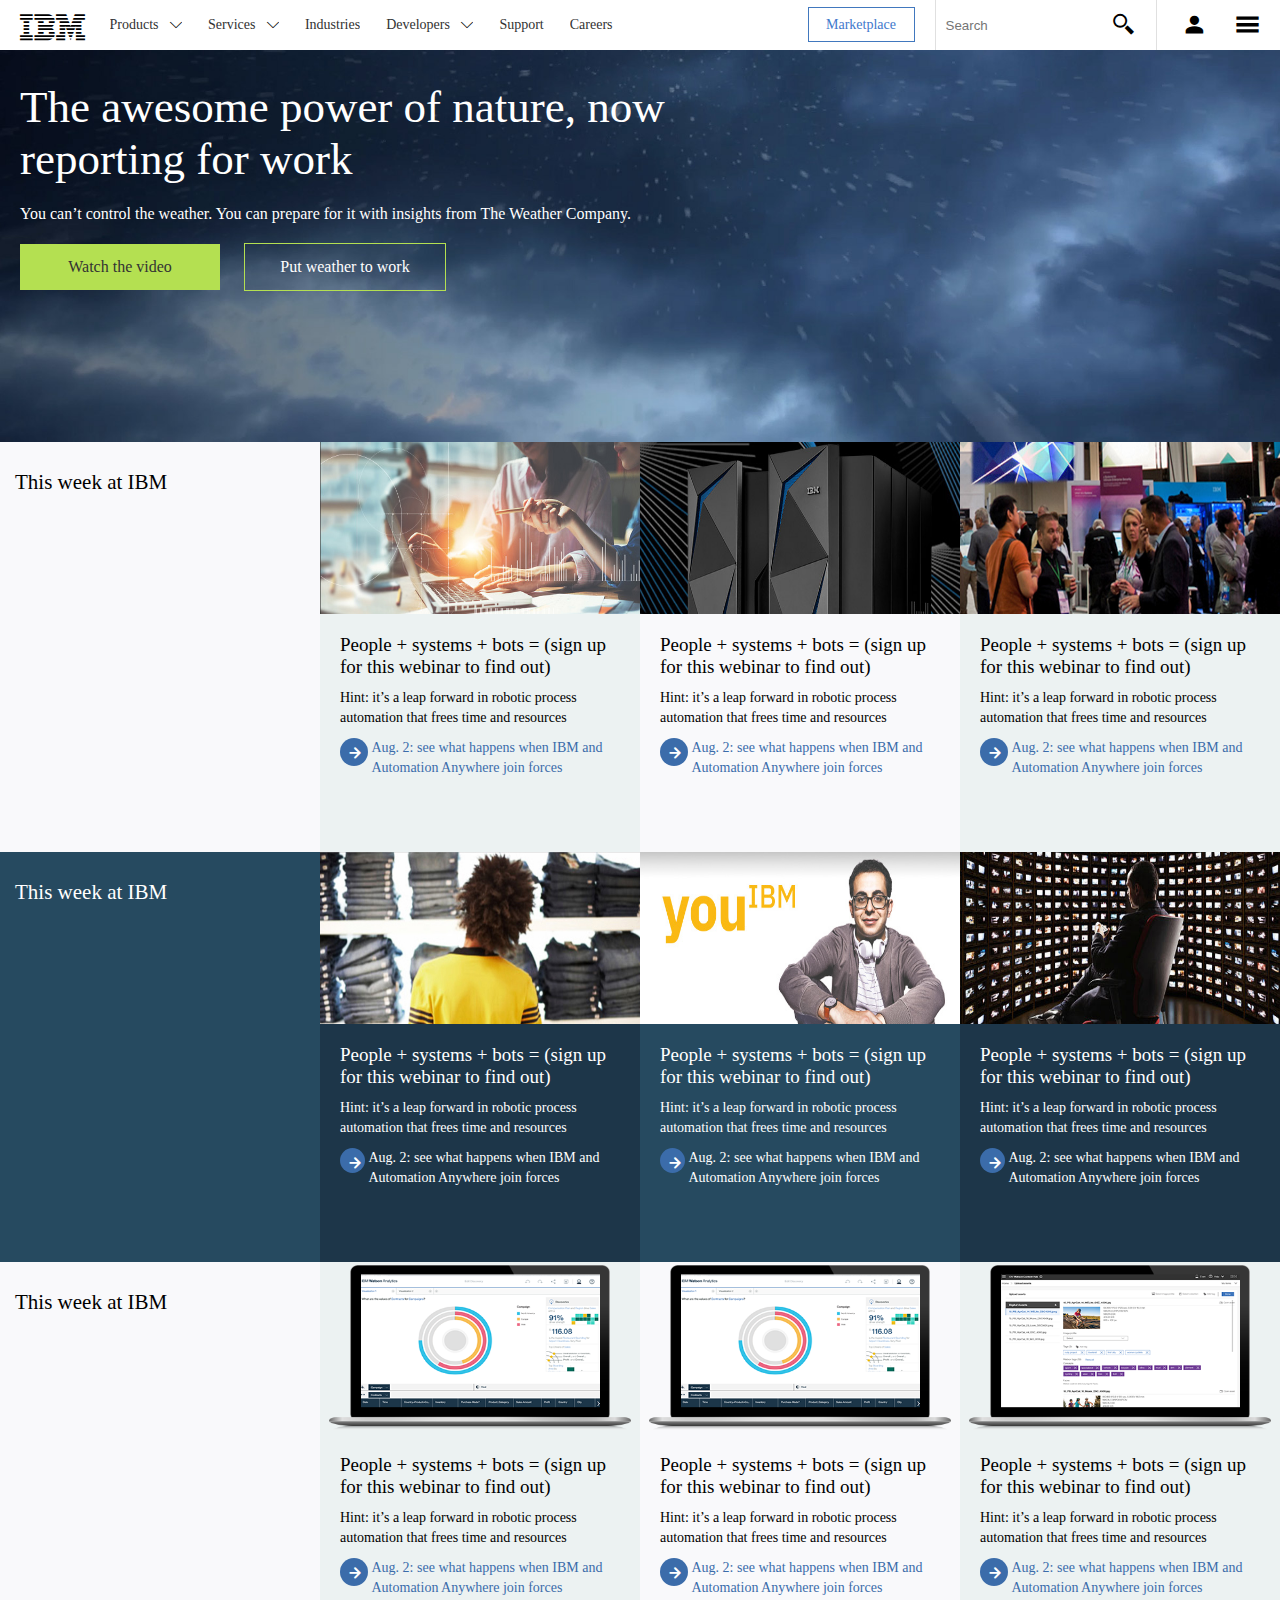
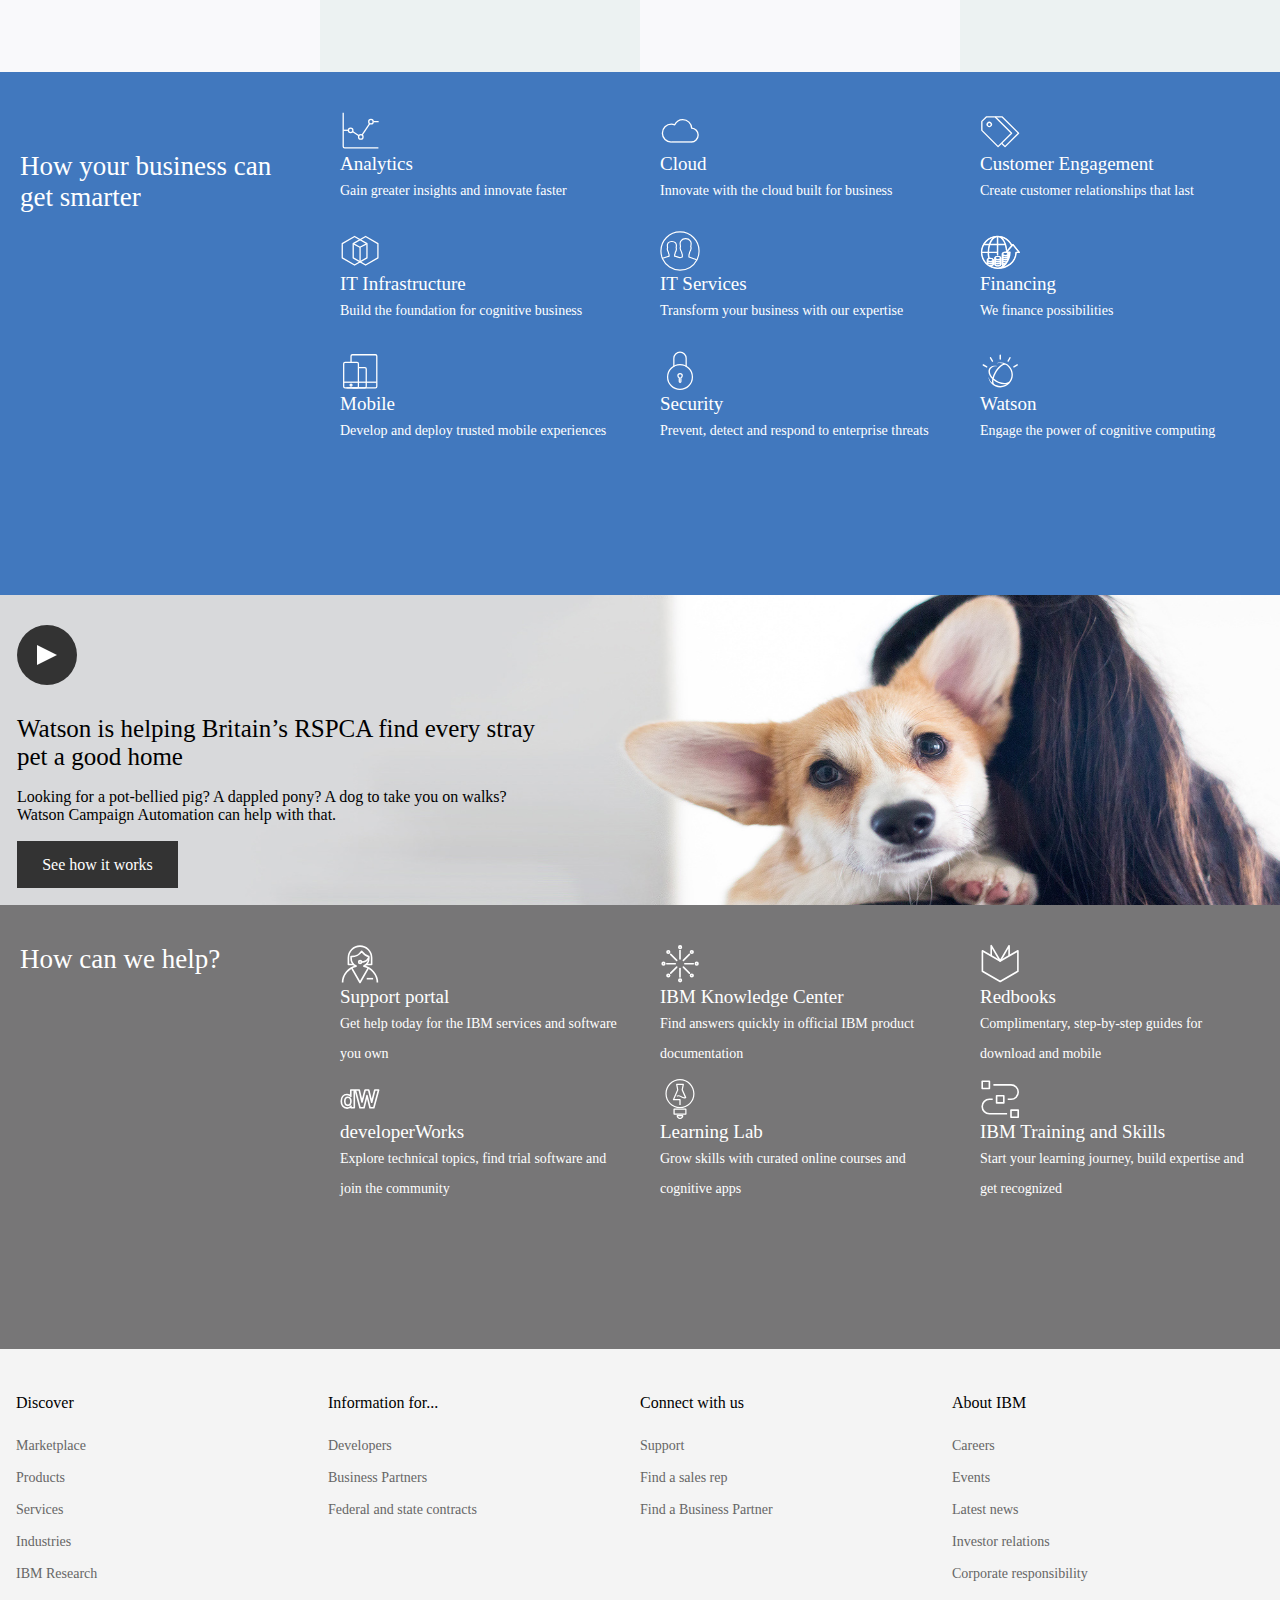
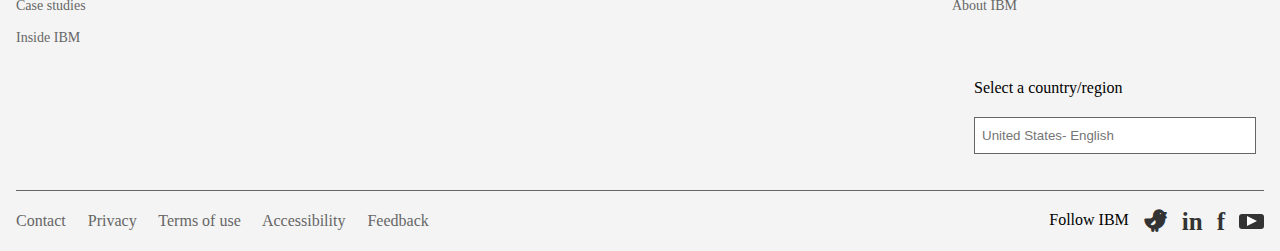
<file: index.html>
<!DOCTYPE html>
<html>
<head>
	<meta charset="utf-8">
	<title></title>
	<meta name="viewport" content="width=device-width,initial-scale=1,maximum-scale=1">
	<link rel="stylesheet" type="text/css" href="css/index.css">
	<link rel="stylesheet" type="text/css" href="css/font_2xzxs4luk0xjemi/iconfont.css">
	<link rel="stylesheet" type="text/css" href="css/1000.css" media="screen and (max-width:1200px)"/>
	<link rel="stylesheet" type="text/css" href="css/980.css" media="screen and (max-width:980px)"/>
	<link rel="stylesheet" type="text/css" href="css/580.css" media="screen and (max-width:600px)"/>
	<link rel="stylesheet" type="text/css" href="css/560.css" media="screen and (max-width:560px)"/>
</head>
<body>

	<div class="header">
		<a href="" class="h_ibm">&#xe603;</a>
		<ul class="h_nav">
			<li class="h_navli">
				<a href="">Products</a>
				<span>&#xe653;</span>
				<div class="h_bor"></div>

<!-- 二级导航 -->


				<div class="sub_nav">

					<div class="sub_navs1">
						<strong class="stro">Explore</strong>

<!-- 二级导航左边的ul -->
						<ul class="products">
							<li><a href="">Products <strong>→</strong></a></li>

							<li>
								<a href="">Analytics<strong>→</strong></a>
								<div class="third_nav"></div>

							</li>
							<li><a href="">Cloud<strong>→</strong></a></li>
							
							<li><a href="">Waston Custom Engagement<strong>→</strong></a></li>
							<li><a href="">Internet of Things<strong>→</strong></a></li>
							<li><a href="">Industry solutions<strong>→</strong></a></li>
							<li><a href="">IT infrastructure<strong>→</strong></a></li>
							<li><a href="">Mobile<strong>→</strong></a></li>
							<li><a href="">Security<strong>→</strong></a></li>
							<li><a href="">Social<strong>→</strong></a></li>
							<li><a href="">Waston<strong>→</strong></a></li>
							<li><a href="">Waston Health<strong>→</strong></a></li>
						</ul>
					</div>

	<!-- 二级导航右边的				 -->
					<div class="sub_navs2">
						<div class="sub_navs2left">
							<a href="">Products</a>
							<p>Quicklinks</p>
							<a href="">IBM Bluemix Infrastructure</a>
							<a href="">IBM IOT Continuous Engineering</a>
							<a href="">IBM MaaS360 with Watson</a>
							<a href="">IBM Maximo</a>
							<a href="">IBM Spectrum</a>
							<a href="">IBM SPSS Statistics</a>
						</div>

						<div class="sub_navs2right">
							
							<p>Get advanced statistical analysis with a flexible subscription service</p>
							<img src="img/analytics_feature_panel.jpg">
							<p>Try the full features of SPSS Statistics free for 14 days</p>

						</div>
					</div>
				</div>
			</li>





			<!-- ****** -->


			<li class="h_navli">
				<a href="">Services</a>
				<span>&#xe653;</span>
				<div class="h_bor"></div>

<!-- 二级导航 -->


				<div class="sub_nav">

					<div class="sub_navs1">
						<strong class="stro">Explore</strong>

<!-- 二级导航左边的ul -->
						<ul class="products">
							<li><a href="">Products <strong>→</strong></a></li>

							<li>
								<a href="">Analytics<strong>→</strong></a>
								<div class="third_nav"></div>

							</li>
							<li><a href="">Cloud<strong>→</strong></a></li>
							
							<li><a href="">Waston Custom Engagement<strong>→</strong></a></li>
							<li><a href="">Internet of Things<strong>→</strong></a></li>
							<li><a href="">Industry solutions<strong>→</strong></a></li>
							<li><a href="">IT infrastructure<strong>→</strong></a></li>
							<li><a href="">Mobile<strong>→</strong></a></li>
							<li><a href="">Security<strong>→</strong></a></li>
							<li><a href="">Social<strong>→</strong></a></li>
							<li><a href="">Waston<strong>→</strong></a></li>
							<li><a href="">Waston Health<strong>→</strong></a></li>
						</ul>
					</div>

	<!-- 二级导航右边的				 -->
					<div class="sub_navs2">
						<div class="sub_navs2left">
							<a href="">Business consulting</a>
							<p>Quicklinks</p>
							<a href="">IBM Bluemix Infrastructure</a>
							<a href="">IBM IOT Continuous Engineering</a>
							<a href="">IBM MaaS360 with Watson</a>
							<a href="">IBM Maximo</a>
							<a href="">IBM Spectrum</a>
							<a href="">IBM SPSS Statistics</a>
						</div>

						<div class="sub_navs2right">
							
							<p>Get advanced statistical analysis with a flexible subscription service</p>
							<img src="img/analytics_feature_panel.jpg">
							<p>Try the full features of SPSS Statistics free for 14 days</p>

						</div>
					</div>
				</div>
			</li>



			<!-- <li class="h_navli">
				<a href="">Services</a>
				<span>&#xe653;</span>
			</li> -->
			<li class="h_navli">
				<a href="">Industries</a>
				
			</li>
			<!-- <li class="h_navli">
				<a href="">Developers</a>
				<span>&#xe653;</span>
			</li> -->
				<li class="h_navli">
				<a href="">Developers</a>
				<span>&#xe653;</span>
				<div class="h_bor"></div>


<!-- 二级导航 -->


				<div class="sub_nav">

					<div class="sub_navs1">
						<strong class="stro">Explore</strong>

<!-- 二级导航左边的ul -->
						<ul class="products">
							<li><a href="">Products <strong>→</strong></a></li>

							<li>
								<a href="">Analytics<strong>→</strong></a>
								<div class="third_nav"></div>

							</li>
							<li><a href="">Cloud<strong>→</strong></a></li>
							
							<li><a href="">Waston Custom Engagement<strong>→</strong></a></li>
							<li><a href="">Internet of Things<strong>→</strong></a></li>
							<li><a href="">Industry solutions<strong>→</strong></a></li>
							<li><a href="">IT infrastructure<strong>→</strong></a></li>
							<li><a href="">Mobile<strong>→</strong></a></li>
							<li><a href="">Security<strong>→</strong></a></li>
							<li><a href="">Social<strong>→</strong></a></li>
							<li><a href="">Waston<strong>→</strong></a></li>
							<li><a href="">Waston Health<strong>→</strong></a></li>
						</ul>
					</div>

	<!-- 二级导航右边的				 -->
					<div class="sub_navs2">
						<div class="sub_navs2left">
							<a href="">Business consulting</a>
							<p>Quicklinks</p>
							<a href="">IBM Bluemix Infrastructure</a>
							<a href="">IBM IOT Continuous Engineering</a>
							<a href="">IBM MaaS360 with Watson</a>
							<a href="">IBM Maximo</a>
							<a href="">IBM Spectrum</a>
							<a href="">IBM SPSS Statistics</a>
						</div>

						<div class="sub_navs2right">
							
							<p>Get advanced statistical analysis with a flexible subscription service</p>
							<img src="img/analytics_feature_panel.jpg">
							<p>Try the full features of SPSS Statistics free for 14 days</p>

						</div>
					</div>
				</div>
			</li>
			<li class="h_navli">
				<a href="">Support</a>
				
			</li>
			<li class="h_navli">
				<a href="">Careers</a>
			</li>
		</ul>
		
		<div class="h_right">
			<span>&#xe64d;</span>
			<span>&#xe60c;</span>
		</div>
		<div class="search">
			<input type="text" name="" placeholder="Search">
			<span>&#xe614;</span>
		</div>
		<div class="market">
			<a href="">Marketplace</a>
		</div>
		



	</div>


    <div class="black_hid"><img src="img/07282017_ls-weather-16972-2000x600.jpg"></div>

	<div id="banner">
	    <div class="posi">
			<h1>
				The awesome power of nature, now reporting for work
			</h1>
			<p>You can’t control the weather. You can prepare for it with insights from The Weather Company.</p>
			<div>
				<a href="">Watch the video</a>
				<a href="">Put weather to work</a>
			</div>
		</div>
	</div>

	



	<div class="week">
		<div class="weeks1">This week at IBM</div>
		<div class="weeks2">
			<img src="img/07312017_f2_automation2_16890_600x260.jpg">
			<div class="weeks2_son">
				<p>People + systems + bots = (sign up for this webinar to find out)</p>
				<p>Hint: it’s a leap forward in robotic process automation that frees time and resources</p>
				<p>
					<span class="arrow">&#xe752;</span>
					<span class="font">Aug. 2: see what happens when IBM and Automation Anywhere join forces</span>
				</p>
			</div>
		</div>

		<div class="weeks2">
			<img src="img/07312017_f2_zsystem_16931_600x260.jpg">
			<div class="weeks2_son">
				<p>People + systems + bots = (sign up for this webinar to find out)</p>
				<p>Hint: it’s a leap forward in robotic process automation that frees time and resources</p>
				<p>
					<span class="arrow">&#xe752;</span>
					<span class="font">Aug. 2: see what happens when IBM and Automation Anywhere join forces</span>
				</p>
			</div>
			
		</div>
		<div class="weeks2">
			<img src="img/07312017_f1_system_university_16801.jpg">
			<div class="weeks2_son">
				<p>People + systems + bots = (sign up for this webinar to find out)</p>
				<p>Hint: it’s a leap forward in robotic process automation that frees time and resources</p>
				<p>
					<span class="arrow">&#xe752;</span>
					<span class="font">Aug. 2: see what happens when IBM and Automation Anywhere join forces</span>
				</p>
			</div>
			
		</div>
	</div>


<!-- ******************************************************************* -->

	<div class="week2">
		<div class="weeks1 weekadd1">This week at IBM</div>
		<div class="weeks2">
			<img src="img/07312017_N1_Generation Z Consumer_16849_600x260.jpg">
			<div class="weeks2_son">
				<p>People + systems + bots = (sign up for this webinar to find out)</p>
				<p>Hint: it’s a leap forward in robotic process automation that frees time and resources</p>
				<p>
					<span class="arrow">&#xe752;</span>
					<span class="font">Aug. 2: see what happens when IBM and Automation Anywhere join forces</span>
				</p>
			</div>
		</div>

		<div class="weeks2">
			<img src="img/06082017_f2_Coding_to_the_power_16697.jpg">
			<div class="weeks2_son">
				<p>People + systems + bots = (sign up for this webinar to find out)</p>
				<p>Hint: it’s a leap forward in robotic process automation that frees time and resources</p>
				<p>
					<span class="arrow">&#xe752;</span>
					<span class="font">Aug. 2: see what happens when IBM and Automation Anywhere join forces</span>
				</p>
			</div>
			
		</div>
		<div class="weeks2">
			<img src="img/07312017_N2_CIOopensourceprimer2_16891.jpg">
			<div class="weeks2_son">
				<p>People + systems + bots = (sign up for this webinar to find out)</p>
				<p>Hint: it’s a leap forward in robotic process automation that frees time and resources</p>
				<p>
					<span class="arrow">&#xe752;</span>
					<span class="font">Aug. 2: see what happens when IBM and Automation Anywhere join forces</span>
				</p>
			</div>
			
		</div>
	</div>

<!-- ******************************************************************* -->

	<div class="week">
		<div class="weeks1 weekadd1">This week at IBM</div>
		<div class="weeks2 weekadd2">
			<img src="img/02062017_t3_watson_analytics_15930_470x227.png">
			<div class="weeks2_son">
				<p>People + systems + bots = (sign up for this webinar to find out)</p>
				<p>Hint: it’s a leap forward in robotic process automation that frees time and resources</p>
				<p>
					<span class="arrow">&#xe752;</span>
					<span class="font">Aug. 2: see what happens when IBM and Automation Anywhere join forces</span>
				</p>
			</div>
		</div>

		<div class="weeks2 weekadd1">
			<img src="img/02062017_t3_watson_analytics_15930_470x227.png">
			<div class="weeks2_son">
				<p>People + systems + bots = (sign up for this webinar to find out)</p>
				<p>Hint: it’s a leap forward in robotic process automation that frees time and resources</p>
				<p>
					<span class="arrow">&#xe752;</span>
					<span class="font">Aug. 2: see what happens when IBM and Automation Anywhere join forces</span>
				</p>
			</div>
			
		</div>
		<div class="weeks2 weekadd2">
			<img src="img/02202017_T_watson_content_hub_15999_440x260.png">
			<div class="weeks2_son">
				<p>People + systems + bots = (sign up for this webinar to find out)</p>
				<p>Hint: it’s a leap forward in robotic process automation that frees time and resources</p>
				<p>
					<span class="arrow">&#xe752;</span>
					<span class="font">Aug. 2: see what happens when IBM and Automation Anywhere join forces</span>
				</p>
			</div>
			
		</div>
	</div>





	<div class="business">
		<div class="business_left">
			How your business 
			can get smarter
		</div>


		<div class="business_right">
			<div class="business_rights1">
				<div class="cloud">
					<img src="img/Analytics.svg">
					<a href="">Analytics</a>
					<p>Gain greater insights and innovate faster</p>
				</div>
				<div class="cloud">
					<img src="img/Cloud.svg">
					<a href="">Cloud</a>
					<p>Innovate with the cloud built for business</p>
				</div>
				<div class="cloud">
					<img src="img/Commerce.svg">
					<a href="">Customer Engagement</a>
					<p>Create customer relationships that last</p>
				</div>
			</div>
			<div class="business_rights1">
				<div class="cloud">
					<img src="img/ITInfrastructure.svg">
					<a href="">IT Infrastructure</a>
					<p>Build the foundation for cognitive business</p>
				</div>
				<div class="cloud">
					<img src="img/it-services.svg">
					<a href="">IT Services</a>
					<p>Transform your business with our expertise</p>
				</div>
				<div class="cloud">
					<img src="img/Finance_icon.svg">
					<a href="">Financing</a>
					<p>We finance possibilities</p>
				</div>
			</div>
			<div class="business_rights1">
				<div class="cloud">
					<img src="img/MobileFirst.svg">
					<a href="">Mobile</a>
					<p>Develop and deploy trusted mobile experiences</p>
				</div>
				<div class="cloud">
					<img src="img/Security.svg">
					<a href="">Security</a>
					<p>Prevent, detect and respond to enterprise threats</p>
				</div>
				<div class="cloud">
					<img src="img/Watson.svg">
					<a href="">Watson</a>
					<p>Engage the power of cognitive computing</p>
				</div>
			</div>
		</div>
	</div>

<!-- ******************************************************************************** -->
	<div class="black_hid"><img src="img/07312017_cs_save_puppies2_16932_2000x600_.jpg"></div>
	<div class="dogs">
		<div class="dogs_son">
			<div class="broadcast">
				<div class="broadcastson"></div>
			</div>
			<p>Watson is helping Britain’s RSPCA find every stray pet a good home</p>
			<p>Looking for a pot-bellied pig? A dappled pony? A dog to take you on walks? Watson Campaign Automation can help with that.</p>
			<p>See how it works</p>
		</div>
	</div>




<!-- ******************************************************************************** -->
	<div class="business2">
		<div class="business_left">
			How can we help?
		</div>


		<div class="business_right">
			<div class="business_rights1">
				<div class="cloud">
					<img src="img/support.svg">
					<a href="">Support portal</a>
					<p>Get help today for the IBM services and software you own</p>
				</div>
				<div class="cloud">
					<img src="img/knowledge-center.svg">
					<a href="">IBM Knowledge Center</a>
					<p>Find answers quickly in official IBM product documentation</p>
				</div>
				<div class="cloud">
					<img src="img/red-books.svg">
					<a href="">Redbooks</a>
					<p>Complimentary, step-by-step guides for download and mobile</p>
				</div>
			</div>
			<div class="business_rights1">
				<div class="cloud">
					<img src="img/developer-works.svg">
					<a href="">developerWorks</a>
					<p>Explore technical topics, find trial software and join the community</p>
				</div>
				<div class="cloud">
					<img src="img/learning-lab.svg">
					<a href="">Learning Lab</a>
					<p>Grow skills with curated online courses and cognitive apps</p>
				</div>
				<div class="cloud">
					<img src="img/training-skills.svg">
					<a href="">IBM Training and Skills</a>
					<p>Start your learning journey, build expertise and get recognized</p>
				</div>
			</div>
			
		</div>
	</div>






	<div class="footer">
		<div class="footer_top">
			<dl>
			<dt>Discover</dt>
			<dd><a href="">Marketplace</a></dd>
			<dd><a href="">Products</a></dd>
			<dd><a href="">Services</a></dd>
			<dd><a href="">Industries</a></dd>
			<dd><a href="">IBM Research</a></dd>
			<dd><a href="">Case studies</a></dd>
			<dd><a href="">Inside IBM</a></dd>
		</dl>

		<dl>
			<dt>Information for...</dt>
			<dd><a href="">Developers</a></dd>
			<dd><a href="">Business Partners</a></dd>
			<dd><a href="">Federal and state contracts</a></dd>
			
		</dl>
		<dl>
			<dt>Connect with us</dt>
			<dd><a href="">Support</a></dd>
			<dd><a href="">Find a sales rep</a></dd>
			<dd><a href="">Find a Business Partner</a></dd>
			
		</dl>
		<dl>
			<dt>About IBM</dt>
			<dd><a href="">Careers</a></dd>
			<dd><a href="">Events</a></dd>
			<dd><a href="">Latest news</a></dd>
			<dd><a href="">Investor relations</a></dd>
			<dd><a href="">Corporate responsibility</a></dd>
			<dd><a href="">About IBM</a></dd>
			
		</dl>

		<div class="Select">
			<p>Select a country/region</p>
			<datalist id="inpselec">
				<option value="United States- English">United States- English</option>
				<option value="United States- English">United States- English</option>
				<option value="United States- English">United States- English</option>
			</datalist>
			<input type="text" name="" list="inpselec" class="inps" placeholder="United States- English">
			

		</div>


	</div>

		

		<div class="footer_bottom">
			<div class="link">
				<a href="">Contact</a>
				<a href="">Privacy</a>
				<a href="">Terms of use</a>
				<a href="">Accessibility</a>
				<a href="">Feedback</a>
			</div>

			<div class="follow">
				<span>Follow IBM</span>
				<a href="">&#xe655;</a>
				<a href="">in</a>
				<a href="" class="f">f</a>
				<a href="" class="bo">
					<span></span>
				</a>
			</div>
		</div>
		
	</div>


	



</body>
</html>
</file>
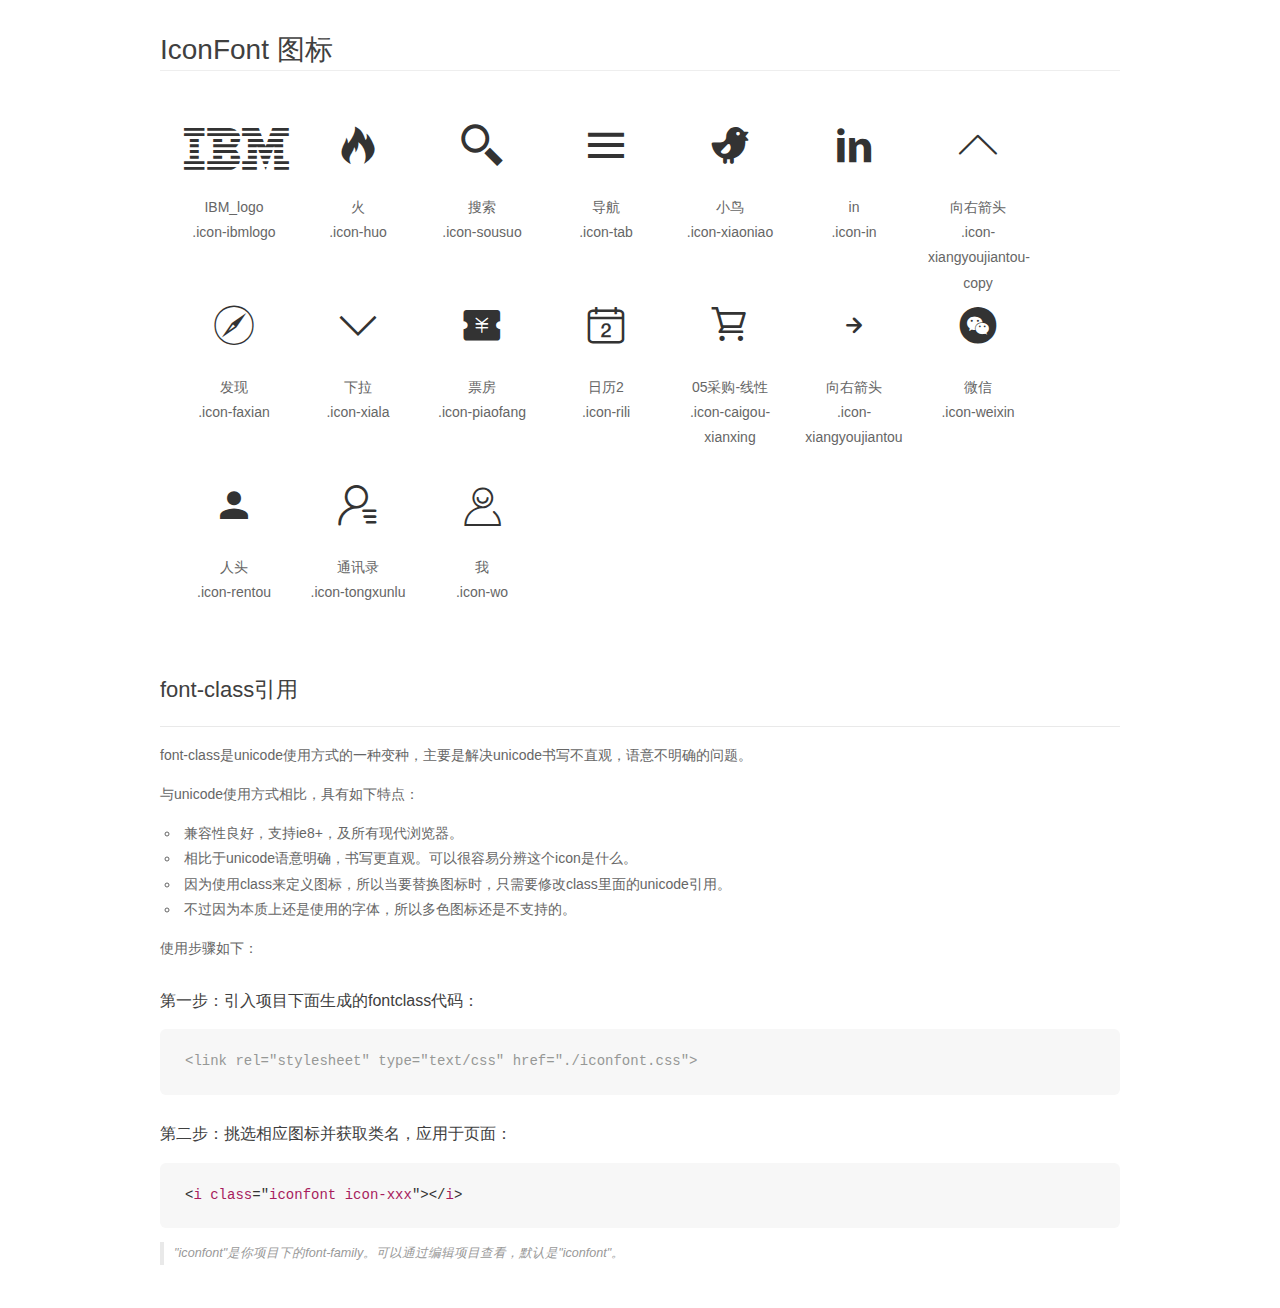
<file: css/font_2xzxs4luk0xjemi/demo_fontclass.html>
<!DOCTYPE html>
<html>
<head>
    <meta charset="utf-8"/>
    <title>IconFont</title>
    <link rel="stylesheet" href="demo.css">
    <link rel="stylesheet" href="iconfont.css">
</head>
<body>
    <div class="main markdown">
        <h1>IconFont 图标</h1>
        <ul class="icon_lists clear">
            
                <li>
                <i class="icon iconfont icon-ibmlogo"></i>
                    <div class="name">IBM_logo</div>
                    <div class="fontclass">.icon-ibmlogo</div>
                </li>
            
                <li>
                <i class="icon iconfont icon-huo"></i>
                    <div class="name">火</div>
                    <div class="fontclass">.icon-huo</div>
                </li>
            
                <li>
                <i class="icon iconfont icon-sousuo"></i>
                    <div class="name">搜索</div>
                    <div class="fontclass">.icon-sousuo</div>
                </li>
            
                <li>
                <i class="icon iconfont icon-tab"></i>
                    <div class="name">导航</div>
                    <div class="fontclass">.icon-tab</div>
                </li>
            
                <li>
                <i class="icon iconfont icon-xiaoniao"></i>
                    <div class="name">小鸟</div>
                    <div class="fontclass">.icon-xiaoniao</div>
                </li>
            
                <li>
                <i class="icon iconfont icon-in"></i>
                    <div class="name">in</div>
                    <div class="fontclass">.icon-in</div>
                </li>
            
                <li>
                <i class="icon iconfont icon-xiangyoujiantou-copy"></i>
                    <div class="name">向右箭头</div>
                    <div class="fontclass">.icon-xiangyoujiantou-copy</div>
                </li>
            
                <li>
                <i class="icon iconfont icon-faxian"></i>
                    <div class="name">发现</div>
                    <div class="fontclass">.icon-faxian</div>
                </li>
            
                <li>
                <i class="icon iconfont icon-xiala"></i>
                    <div class="name">下拉</div>
                    <div class="fontclass">.icon-xiala</div>
                </li>
            
                <li>
                <i class="icon iconfont icon-piaofang"></i>
                    <div class="name">票房</div>
                    <div class="fontclass">.icon-piaofang</div>
                </li>
            
                <li>
                <i class="icon iconfont icon-rili"></i>
                    <div class="name">日历2</div>
                    <div class="fontclass">.icon-rili</div>
                </li>
            
                <li>
                <i class="icon iconfont icon-caigou-xianxing"></i>
                    <div class="name">05采购-线性</div>
                    <div class="fontclass">.icon-caigou-xianxing</div>
                </li>
            
                <li>
                <i class="icon iconfont icon-xiangyoujiantou"></i>
                    <div class="name">向右箭头</div>
                    <div class="fontclass">.icon-xiangyoujiantou</div>
                </li>
            
                <li>
                <i class="icon iconfont icon-weixin"></i>
                    <div class="name">微信</div>
                    <div class="fontclass">.icon-weixin</div>
                </li>
            
                <li>
                <i class="icon iconfont icon-rentou"></i>
                    <div class="name">人头</div>
                    <div class="fontclass">.icon-rentou</div>
                </li>
            
                <li>
                <i class="icon iconfont icon-tongxunlu"></i>
                    <div class="name">通讯录</div>
                    <div class="fontclass">.icon-tongxunlu</div>
                </li>
            
                <li>
                <i class="icon iconfont icon-wo"></i>
                    <div class="name">我</div>
                    <div class="fontclass">.icon-wo</div>
                </li>
            
        </ul>

        <h2 id="font-class-">font-class引用</h2>
        <hr>

        <p>font-class是unicode使用方式的一种变种，主要是解决unicode书写不直观，语意不明确的问题。</p>
        <p>与unicode使用方式相比，具有如下特点：</p>
        <ul>
        <li>兼容性良好，支持ie8+，及所有现代浏览器。</li>
        <li>相比于unicode语意明确，书写更直观。可以很容易分辨这个icon是什么。</li>
        <li>因为使用class来定义图标，所以当要替换图标时，只需要修改class里面的unicode引用。</li>
        <li>不过因为本质上还是使用的字体，所以多色图标还是不支持的。</li>
        </ul>
        <p>使用步骤如下：</p>
        <h3 id="-fontclass-">第一步：引入项目下面生成的fontclass代码：</h3>


        <pre><code class="lang-js hljs javascript"><span class="hljs-comment">&lt;link rel="stylesheet" type="text/css" href="./iconfont.css"&gt;</span></code></pre>
        <h3 id="-">第二步：挑选相应图标并获取类名，应用于页面：</h3>
        <pre><code class="lang-css hljs">&lt;<span class="hljs-selector-tag">i</span> <span class="hljs-selector-tag">class</span>="<span class="hljs-selector-tag">iconfont</span> <span class="hljs-selector-tag">icon-xxx</span>"&gt;&lt;/<span class="hljs-selector-tag">i</span>&gt;</code></pre>
        <blockquote>
        <p>"iconfont"是你项目下的font-family。可以通过编辑项目查看，默认是"iconfont"。</p>
        </blockquote>
    </div>
</body>
</html>
</file>
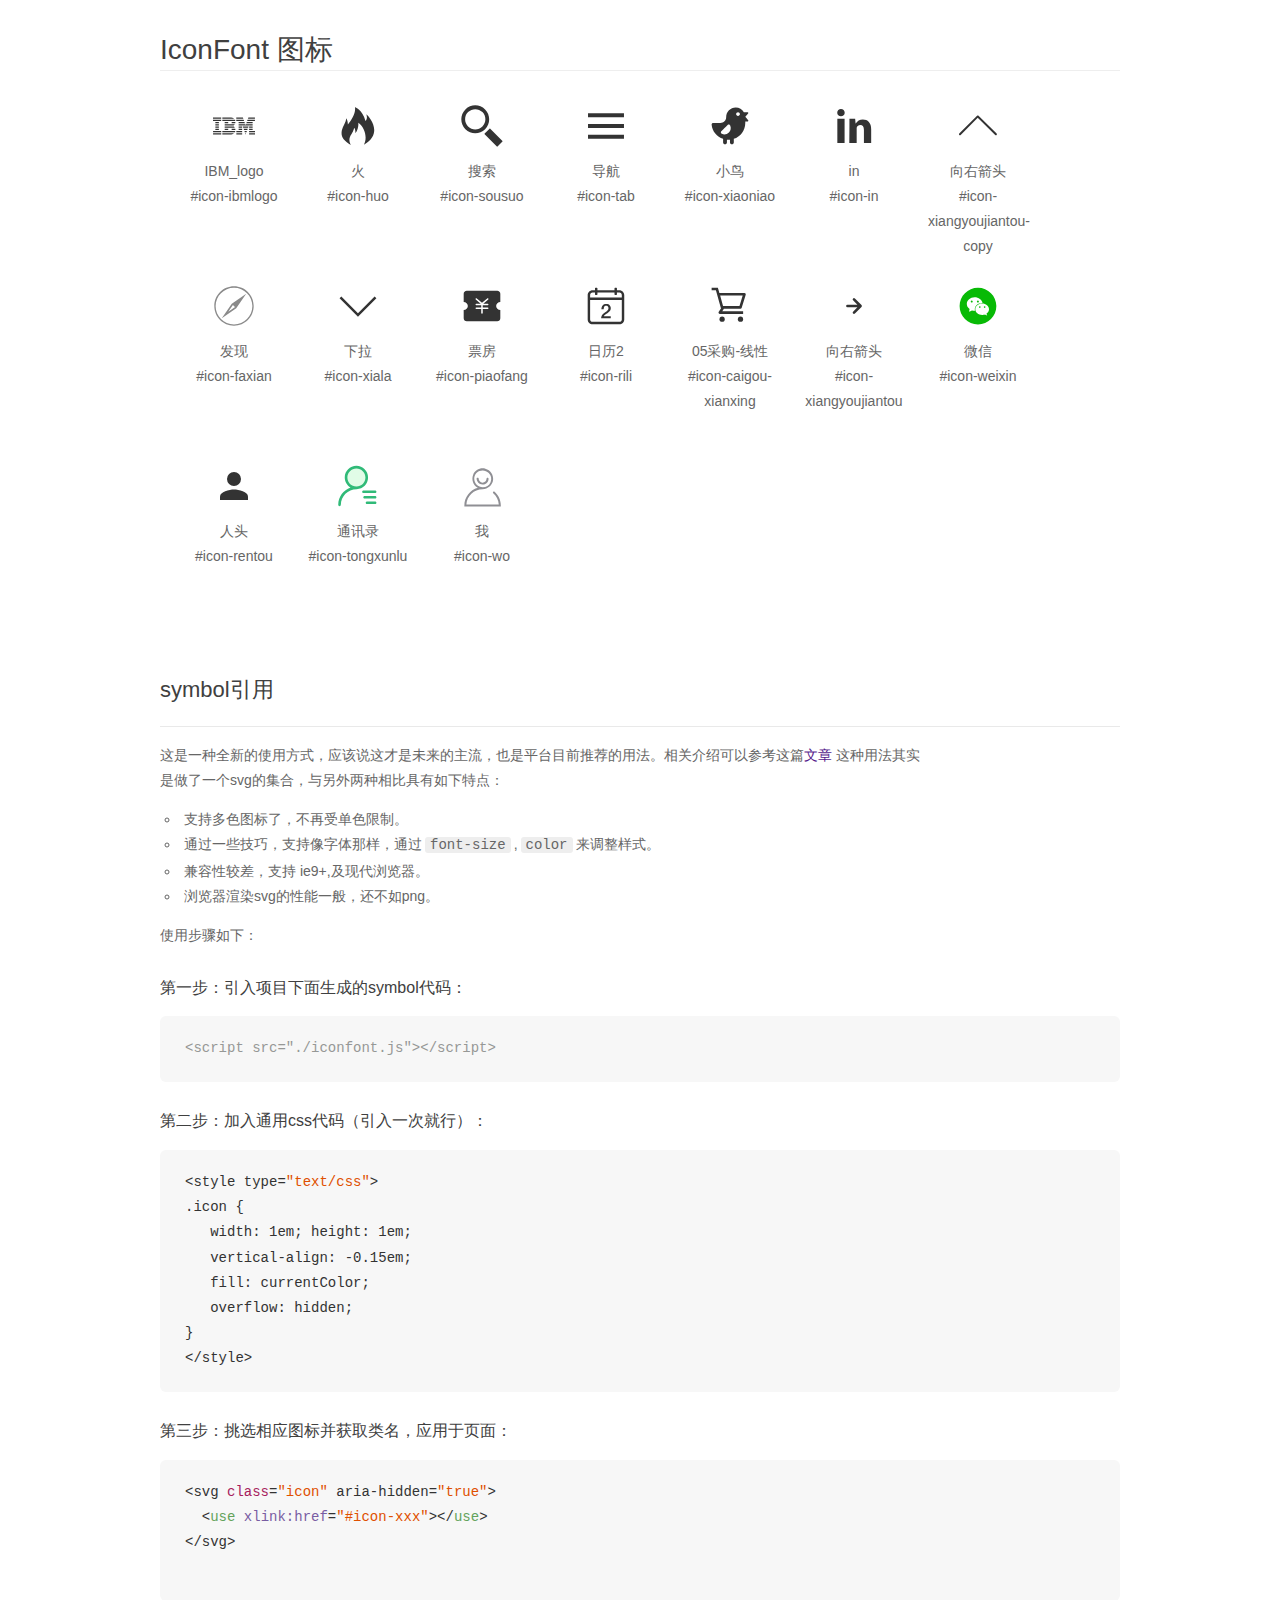
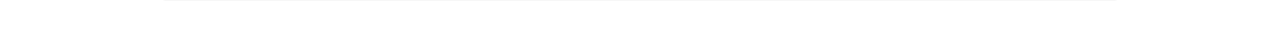
<file: css/font_2xzxs4luk0xjemi/demo_symbol.html>
<!DOCTYPE html>
<html>
<head>
    <meta charset="utf-8"/>
    <title>IconFont</title>
    <link rel="stylesheet" href="demo.css">
    <script src="iconfont.js"></script>

    <style type="text/css">
        .icon {
          /* 通过设置 font-size 来改变图标大小 */
          width: 1em; height: 1em;
          /* 图标和文字相邻时，垂直对齐 */
          vertical-align: -0.15em;
          /* 通过设置 color 来改变 SVG 的颜色/fill */
          fill: currentColor;
          /* path 和 stroke 溢出 viewBox 部分在 IE 下会显示
             normalize.css 中也包含这行 */
          overflow: hidden;
        }

    </style>
</head>
<body>
    <div class="main markdown">
        <h1>IconFont 图标</h1>
        <ul class="icon_lists clear">
            
                <li>
                    <svg class="icon" aria-hidden="true">
                        <use xlink:href="#icon-ibmlogo"></use>
                    </svg>
                    <div class="name">IBM_logo</div>
                    <div class="fontclass">#icon-ibmlogo</div>
                </li>
            
                <li>
                    <svg class="icon" aria-hidden="true">
                        <use xlink:href="#icon-huo"></use>
                    </svg>
                    <div class="name">火</div>
                    <div class="fontclass">#icon-huo</div>
                </li>
            
                <li>
                    <svg class="icon" aria-hidden="true">
                        <use xlink:href="#icon-sousuo"></use>
                    </svg>
                    <div class="name">搜索</div>
                    <div class="fontclass">#icon-sousuo</div>
                </li>
            
                <li>
                    <svg class="icon" aria-hidden="true">
                        <use xlink:href="#icon-tab"></use>
                    </svg>
                    <div class="name">导航</div>
                    <div class="fontclass">#icon-tab</div>
                </li>
            
                <li>
                    <svg class="icon" aria-hidden="true">
                        <use xlink:href="#icon-xiaoniao"></use>
                    </svg>
                    <div class="name">小鸟</div>
                    <div class="fontclass">#icon-xiaoniao</div>
                </li>
            
                <li>
                    <svg class="icon" aria-hidden="true">
                        <use xlink:href="#icon-in"></use>
                    </svg>
                    <div class="name">in</div>
                    <div class="fontclass">#icon-in</div>
                </li>
            
                <li>
                    <svg class="icon" aria-hidden="true">
                        <use xlink:href="#icon-xiangyoujiantou-copy"></use>
                    </svg>
                    <div class="name">向右箭头</div>
                    <div class="fontclass">#icon-xiangyoujiantou-copy</div>
                </li>
            
                <li>
                    <svg class="icon" aria-hidden="true">
                        <use xlink:href="#icon-faxian"></use>
                    </svg>
                    <div class="name">发现</div>
                    <div class="fontclass">#icon-faxian</div>
                </li>
            
                <li>
                    <svg class="icon" aria-hidden="true">
                        <use xlink:href="#icon-xiala"></use>
                    </svg>
                    <div class="name">下拉</div>
                    <div class="fontclass">#icon-xiala</div>
                </li>
            
                <li>
                    <svg class="icon" aria-hidden="true">
                        <use xlink:href="#icon-piaofang"></use>
                    </svg>
                    <div class="name">票房</div>
                    <div class="fontclass">#icon-piaofang</div>
                </li>
            
                <li>
                    <svg class="icon" aria-hidden="true">
                        <use xlink:href="#icon-rili"></use>
                    </svg>
                    <div class="name">日历2</div>
                    <div class="fontclass">#icon-rili</div>
                </li>
            
                <li>
                    <svg class="icon" aria-hidden="true">
                        <use xlink:href="#icon-caigou-xianxing"></use>
                    </svg>
                    <div class="name">05采购-线性</div>
                    <div class="fontclass">#icon-caigou-xianxing</div>
                </li>
            
                <li>
                    <svg class="icon" aria-hidden="true">
                        <use xlink:href="#icon-xiangyoujiantou"></use>
                    </svg>
                    <div class="name">向右箭头</div>
                    <div class="fontclass">#icon-xiangyoujiantou</div>
                </li>
            
                <li>
                    <svg class="icon" aria-hidden="true">
                        <use xlink:href="#icon-weixin"></use>
                    </svg>
                    <div class="name">微信</div>
                    <div class="fontclass">#icon-weixin</div>
                </li>
            
                <li>
                    <svg class="icon" aria-hidden="true">
                        <use xlink:href="#icon-rentou"></use>
                    </svg>
                    <div class="name">人头</div>
                    <div class="fontclass">#icon-rentou</div>
                </li>
            
                <li>
                    <svg class="icon" aria-hidden="true">
                        <use xlink:href="#icon-tongxunlu"></use>
                    </svg>
                    <div class="name">通讯录</div>
                    <div class="fontclass">#icon-tongxunlu</div>
                </li>
            
                <li>
                    <svg class="icon" aria-hidden="true">
                        <use xlink:href="#icon-wo"></use>
                    </svg>
                    <div class="name">我</div>
                    <div class="fontclass">#icon-wo</div>
                </li>
            
        </ul>


        <h2 id="symbol-">symbol引用</h2>
        <hr>

        <p>这是一种全新的使用方式，应该说这才是未来的主流，也是平台目前推荐的用法。相关介绍可以参考这篇<a href="">文章</a>
        这种用法其实是做了一个svg的集合，与另外两种相比具有如下特点：</p>
        <ul>
          <li>支持多色图标了，不再受单色限制。</li>
          <li>通过一些技巧，支持像字体那样，通过<code>font-size</code>,<code>color</code>来调整样式。</li>
          <li>兼容性较差，支持 ie9+,及现代浏览器。</li>
          <li>浏览器渲染svg的性能一般，还不如png。</li>
        </ul>
        <p>使用步骤如下：</p>
        <h3 id="-symbol-">第一步：引入项目下面生成的symbol代码：</h3>
        <pre><code class="lang-js hljs javascript"><span class="hljs-comment">&lt;script src="./iconfont.js"&gt;&lt;/script&gt;</span></code></pre>
        <h3 id="-css-">第二步：加入通用css代码（引入一次就行）：</h3>
        <pre><code class="lang-js hljs javascript">&lt;style type=<span class="hljs-string">"text/css"</span>&gt;
.icon {
   width: <span class="hljs-number">1</span>em; height: <span class="hljs-number">1</span>em;
   vertical-align: <span class="hljs-number">-0.15</span>em;
   fill: currentColor;
   overflow: hidden;
}
&lt;<span class="hljs-regexp">/style&gt;</span></code></pre>
        <h3 id="-">第三步：挑选相应图标并获取类名，应用于页面：</h3>
        <pre><code class="lang-js hljs javascript">&lt;svg <span class="hljs-class"><span class="hljs-keyword">class</span></span>=<span class="hljs-string">"icon"</span> aria-hidden=<span class="hljs-string">"true"</span>&gt;<span class="xml"><span class="hljs-tag">
  &lt;<span class="hljs-name">use</span> <span class="hljs-attr">xlink:href</span>=<span class="hljs-string">"#icon-xxx"</span>&gt;</span><span class="hljs-tag">&lt;/<span class="hljs-name">use</span>&gt;</span>
</span>&lt;<span class="hljs-regexp">/svg&gt;
        </span></code></pre>
    </div>
</body>
</html>
</file>
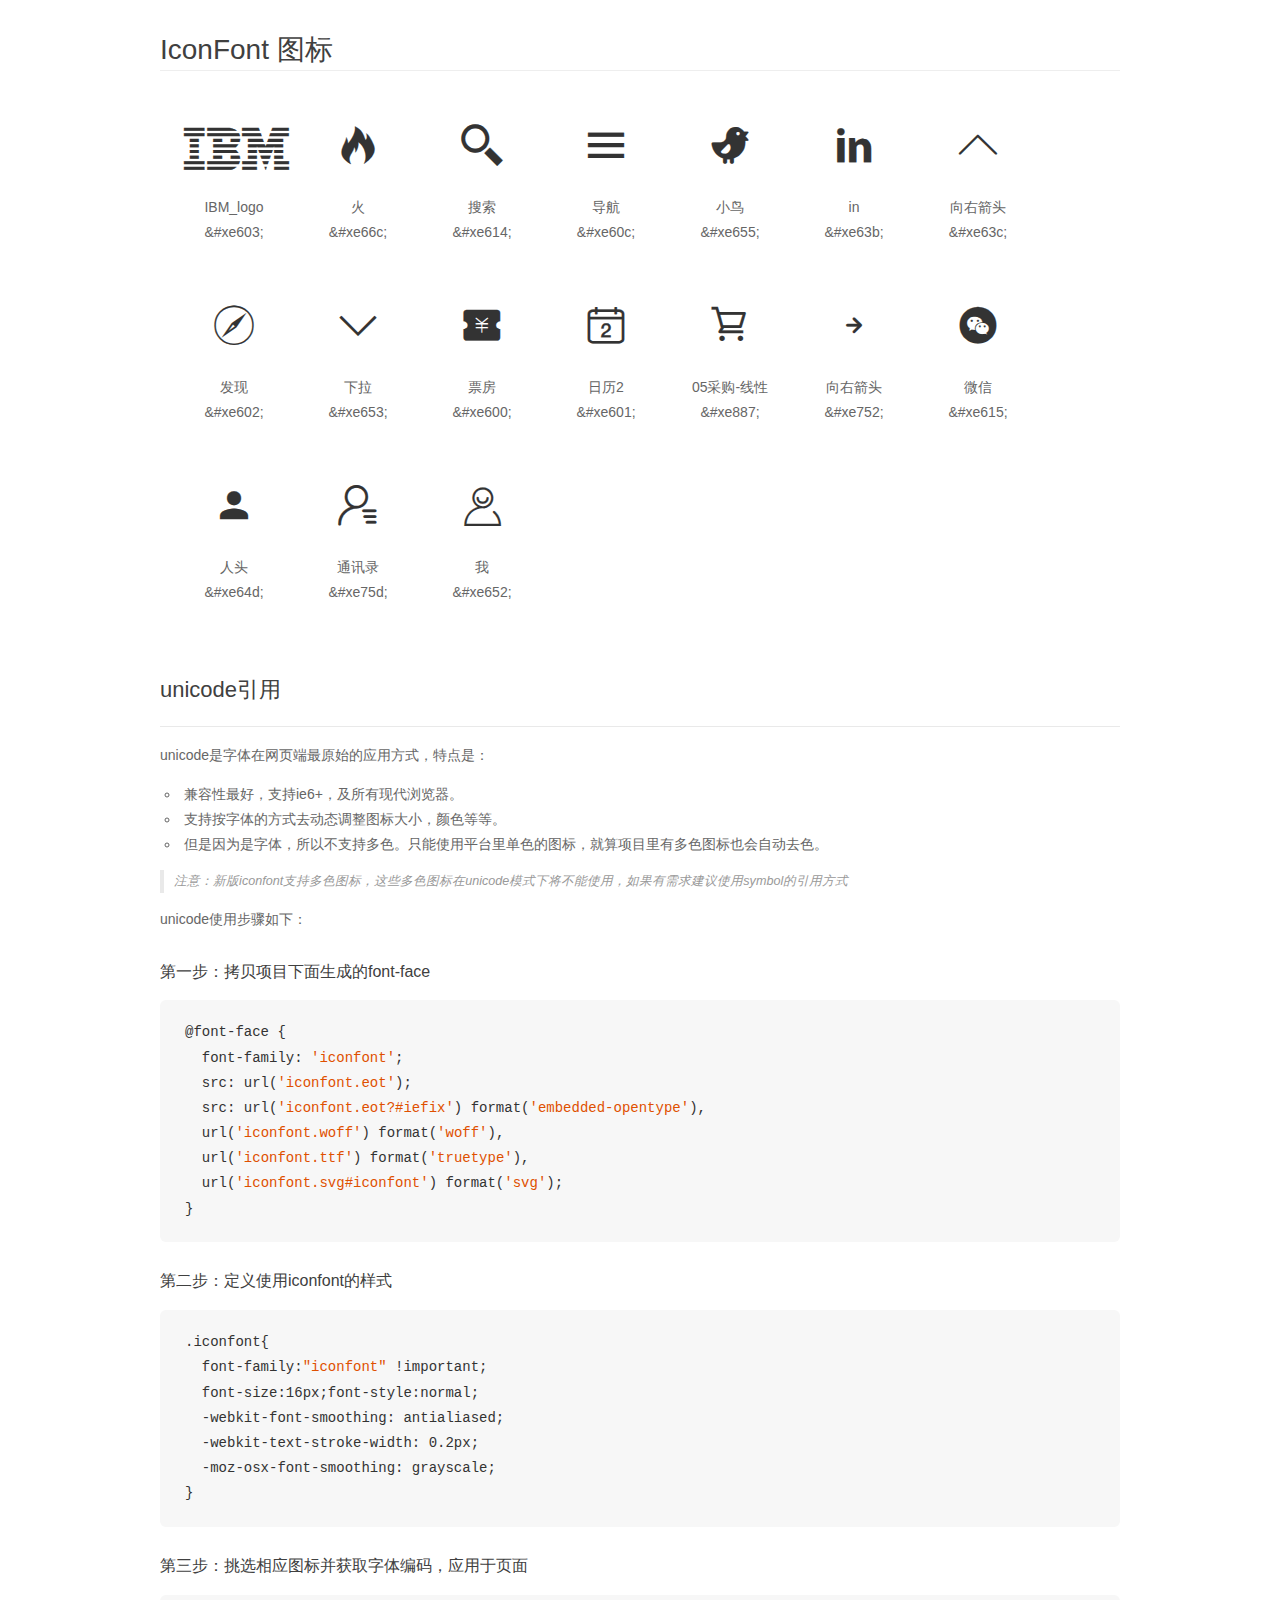
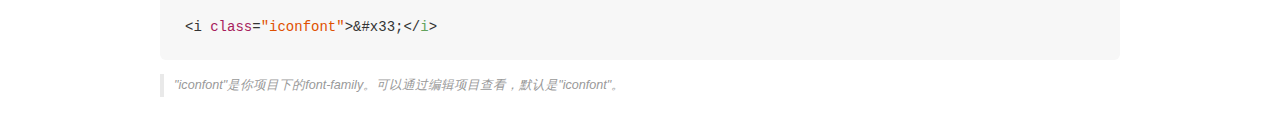
<file: css/font_2xzxs4luk0xjemi/demo_unicode.html>
<!DOCTYPE html>
<html>
<head>
    <meta charset="utf-8"/>
    <title>IconFont</title>
    <link rel="stylesheet" href="demo.css">

    <style type="text/css">

        @font-face {font-family: "iconfont";
          src: url('iconfont.eot'); /* IE9*/
          src: url('iconfont.eot#iefix') format('embedded-opentype'), /* IE6-IE8 */
          url('iconfont.woff') format('woff'), /* chrome, firefox */
          url('iconfont.ttf') format('truetype'), /* chrome, firefox, opera, Safari, Android, iOS 4.2+*/
          url('iconfont.svg#iconfont') format('svg'); /* iOS 4.1- */
        }

        .iconfont {
          font-family:"iconfont" !important;
          font-size:16px;
          font-style:normal;
          -webkit-font-smoothing: antialiased;
          -webkit-text-stroke-width: 0.2px;
          -moz-osx-font-smoothing: grayscale;
        }

    </style>
</head>
<body>
    <div class="main markdown">
        <h1>IconFont 图标</h1>
        <ul class="icon_lists clear">
            
                <li>
                <i class="icon iconfont">&#xe603;</i>
                    <div class="name">IBM_logo</div>
                    <div class="code">&amp;#xe603;</div>
                </li>
            
                <li>
                <i class="icon iconfont">&#xe66c;</i>
                    <div class="name">火</div>
                    <div class="code">&amp;#xe66c;</div>
                </li>
            
                <li>
                <i class="icon iconfont">&#xe614;</i>
                    <div class="name">搜索</div>
                    <div class="code">&amp;#xe614;</div>
                </li>
            
                <li>
                <i class="icon iconfont">&#xe60c;</i>
                    <div class="name">导航</div>
                    <div class="code">&amp;#xe60c;</div>
                </li>
            
                <li>
                <i class="icon iconfont">&#xe655;</i>
                    <div class="name">小鸟</div>
                    <div class="code">&amp;#xe655;</div>
                </li>
            
                <li>
                <i class="icon iconfont">&#xe63b;</i>
                    <div class="name">in</div>
                    <div class="code">&amp;#xe63b;</div>
                </li>
            
                <li>
                <i class="icon iconfont">&#xe63c;</i>
                    <div class="name">向右箭头</div>
                    <div class="code">&amp;#xe63c;</div>
                </li>
            
                <li>
                <i class="icon iconfont">&#xe602;</i>
                    <div class="name">发现</div>
                    <div class="code">&amp;#xe602;</div>
                </li>
            
                <li>
                <i class="icon iconfont">&#xe653;</i>
                    <div class="name">下拉</div>
                    <div class="code">&amp;#xe653;</div>
                </li>
            
                <li>
                <i class="icon iconfont">&#xe600;</i>
                    <div class="name">票房</div>
                    <div class="code">&amp;#xe600;</div>
                </li>
            
                <li>
                <i class="icon iconfont">&#xe601;</i>
                    <div class="name">日历2</div>
                    <div class="code">&amp;#xe601;</div>
                </li>
            
                <li>
                <i class="icon iconfont">&#xe887;</i>
                    <div class="name">05采购-线性</div>
                    <div class="code">&amp;#xe887;</div>
                </li>
            
                <li>
                <i class="icon iconfont">&#xe752;</i>
                    <div class="name">向右箭头</div>
                    <div class="code">&amp;#xe752;</div>
                </li>
            
                <li>
                <i class="icon iconfont">&#xe615;</i>
                    <div class="name">微信</div>
                    <div class="code">&amp;#xe615;</div>
                </li>
            
                <li>
                <i class="icon iconfont">&#xe64d;</i>
                    <div class="name">人头</div>
                    <div class="code">&amp;#xe64d;</div>
                </li>
            
                <li>
                <i class="icon iconfont">&#xe75d;</i>
                    <div class="name">通讯录</div>
                    <div class="code">&amp;#xe75d;</div>
                </li>
            
                <li>
                <i class="icon iconfont">&#xe652;</i>
                    <div class="name">我</div>
                    <div class="code">&amp;#xe652;</div>
                </li>
            
        </ul>
        <h2 id="unicode-">unicode引用</h2>
        <hr>

        <p>unicode是字体在网页端最原始的应用方式，特点是：</p>
        <ul>
        <li>兼容性最好，支持ie6+，及所有现代浏览器。</li>
        <li>支持按字体的方式去动态调整图标大小，颜色等等。</li>
        <li>但是因为是字体，所以不支持多色。只能使用平台里单色的图标，就算项目里有多色图标也会自动去色。</li>
        </ul>
        <blockquote>
        <p>注意：新版iconfont支持多色图标，这些多色图标在unicode模式下将不能使用，如果有需求建议使用symbol的引用方式</p>
        </blockquote>
        <p>unicode使用步骤如下：</p>
        <h3 id="-font-face">第一步：拷贝项目下面生成的font-face</h3>
        <pre><code class="lang-js hljs javascript">@font-face {
  font-family: <span class="hljs-string">'iconfont'</span>;
  src: url(<span class="hljs-string">'iconfont.eot'</span>);
  src: url(<span class="hljs-string">'iconfont.eot?#iefix'</span>) format(<span class="hljs-string">'embedded-opentype'</span>),
  url(<span class="hljs-string">'iconfont.woff'</span>) format(<span class="hljs-string">'woff'</span>),
  url(<span class="hljs-string">'iconfont.ttf'</span>) format(<span class="hljs-string">'truetype'</span>),
  url(<span class="hljs-string">'iconfont.svg#iconfont'</span>) format(<span class="hljs-string">'svg'</span>);
}
</code></pre>
        <h3 id="-iconfont-">第二步：定义使用iconfont的样式</h3>
        <pre><code class="lang-js hljs javascript">.iconfont{
  font-family:<span class="hljs-string">"iconfont"</span> !important;
  font-size:<span class="hljs-number">16</span>px;font-style:normal;
  -webkit-font-smoothing: antialiased;
  -webkit-text-stroke-width: <span class="hljs-number">0.2</span>px;
  -moz-osx-font-smoothing: grayscale;
}
</code></pre>
        <h3 id="-">第三步：挑选相应图标并获取字体编码，应用于页面</h3>
        <pre><code class="lang-js hljs javascript">&lt;i <span class="hljs-class"><span class="hljs-keyword">class</span></span>=<span class="hljs-string">"iconfont"</span>&gt;&amp;#x33;<span class="xml"><span class="hljs-tag">&lt;/<span class="hljs-name">i</span>&gt;</span></span></code></pre>

        <blockquote>
        <p>"iconfont"是你项目下的font-family。可以通过编辑项目查看，默认是"iconfont"。</p>
        </blockquote>
    </div>


</body>
</html>
</file>
<file: css/index.css>
html,body{height:100%}*{padding:0;margin:0}a{text-decoration:none}ul{list-style:none}.header{height:50px;width:100%;font-size:14px;position:relative;z-index:1000}.header .h_ibm{width:60px;height:100%;line-height:50px;display:inline-block;vertical-align:top;margin-left:20px;text-align:center;font-family:"iconfont";font-size:26px;color:#000000}.header .h_nav{display:inline-block;vertical-align:middle}.header .h_nav .h_navli{float:left;line-height:50px;margin-left:26px;height:50px;overflow:hidden}.header .h_nav .h_navli:hover .h_bor{transform:translateY(-5px);transition-duration:0.5s}.header .h_nav .h_navli a{color:#323232;display:inline-block;height:50px}.header .h_nav .h_navli span{font-family:"iconfont";display:inline-block;width:13px;height:50px;vertical-align:top;margin-left:7px}.header .h_nav .h_navli .h_bor{width:100%;height:5px;background:#4178cc}.header .market{width:105px;height:33px;line-height:33px;text-align:center;border:1px solid #4178be;display:inline-block;vertical-align:middle;float:right;margin-right:20px;margin-top:7px}.header .market:hover{background:#4178be}.header .market:hover a{color:#fff}.header .market a{color:#4178cc}.header .search{width:220px;height:50px;display:inline-block;vertical-align:middle;position:relative;border-left:1px solid #e0e0e0;border-right:1px solid #e0e0e0;float:right}.header .search:hover span{color:#4178cc}.header .search span{height:50px;line-height:50px;width:43px;font-family:"iconfont";font-size:21px;position:absolute;right:0px;top:0px}.header .search input{width:220px;height:50px;border:0px;text-indent:10px}.header .h_right{height:50px;margin-right:20px;display:inline-block;vertical-align:middle;line-height:50px;float:right}.header .h_right span:first-child{font-family:"iconfont";font-size:25px;font-weight:bolder;margin-left:25px;margin-right:25px}.header .h_right span:nth-child(2){font-family:"iconfont";font-size:25px;font-weight:bolder}.h_navli:hover .sub_nav{top:50px;left:0;right:0;transition:.3s;display:block}.h_navli .sub_nav{position:absolute;width:100%;top:-620px;left:0;right:0;display:none}.h_navli .sub_nav .sub_navs2{height:570px;width:auto;background:#fff}.h_navli .sub_nav .sub_navs2 .sub_navs2left{width:350px;float:left;margin-left:22px}.h_navli .sub_nav .sub_navs2 .sub_navs2left a{display:block}.h_navli .sub_nav .sub_navs2 .sub_navs2left a:first-child{font-size:30px;color:#688ebd}.h_navli .sub_nav .sub_navs2 .sub_navs2right{font-size:12px;float:left;width:380px;line-height:25px;margin-top:105px}.h_navli .sub_nav .sub_navs2 .sub_navs2right p:first-child{font-weight:bold}.h_navli .sub_nav .sub_navs1{width:450px;height:570px;background:#f4f4f4;float:left}.h_navli .sub_nav .sub_navs1 .products{margin-left:99px}.h_navli .sub_nav .sub_navs1 .products li:first-child a{color:#3b6caa;font-weight:bolder}.h_navli .sub_nav .sub_navs1 .products li:first-child a:hover{color:#fff;font-weight:normal}.h_navli .sub_nav .sub_navs1 .products li{height:40px;line-height:40px}.h_navli .sub_nav .sub_navs1 .products li a{display:inline-block;text-indent:20px;color:#323232;width:300px;height:40px}.h_navli .sub_nav .sub_navs1 .products li a:hover{background:#3b6caa;color:#fff}.h_navli .sub_nav .sub_navs1 .products li a:hover strong{color:#fff}.h_navli .sub_nav .sub_navs1 .products li a strong{float:right;font-size:25px;margin-right:10px;color:transparent}.h_navli .sub_nav .sub_navs1 .stro{margin-left:99px;font-weight:bolder}#banner{height:392px;width:100%;background:url(../img/07282017_ls-weather-16972-2000x600.jpg) no-repeat;background-size:cover;position:relative}#banner{color:#fff;overflow:hidden}#banner .posi{position:absolute;left:0;top:0;z-index:100}#banner .posi h1{width:67%;font-size:45px;font-weight:100;padding:0 20px;margin-top:31px}#banner .posi p{margin-left:20px;padding:20px 0}#banner .posi div{margin-left:20px}#banner .posi div a{display:inline-block;height:46px;width:200px;text-align:center;line-height:46px}#banner .posi div a:nth-child(1){background:#B4E051;color:#333}#banner .posi div a:nth-child(2){margin-left:20px;color:#fff;border:1px solid #B4E051}#banner .posi div a:nth-child(2):hover{background:#B4E051;color:#333}.black_hid{width:100%;height:244px}.black_hid img{width:100%;height:100%}.week{width:100%;height:410px}.week .weeks1,.week .weeks2{width:25%;float:left;height:410px}.week div:nth-child(3){background:#f9f9fb}.week .weeks1{background:#f9f9fb;font-size:21px;line-height:80px;font-weight:300;text-indent:15px}.week .weeks2{background:#ecf2f2;font-weight:300}.week .weeks2 img{width:100%;height:172px;display:block}.week .weeks2 .weeks2_son{box-sizing:border-box;padding:20px}.week .weeks2 .weeks2_son p{width:276px}.week .weeks2 .weeks2_son p:nth-of-type(1){font-size:19px}.week .weeks2 .weeks2_son p:nth-of-type(2){font-size:14px;line-height:20px;margin-top:10px}.week .weeks2 .weeks2_son p:nth-of-type(3){font-size:14px;line-height:20px;margin-top:10px;color:#3b6caa}.week .weeks2 .weeks2_son p:nth-of-type(3) .arrow{font-family:"iconfont";font-size:30px;display:inline-block;background:#3b6caa;height:28px;width:28px;border-radius:50%;color:#fff;line-height:30px;vertical-align:top}.week .weeks2 .weeks2_son p:nth-of-type(3) .font{display:inline-block;width:240px}.week2{width:100%;height:410px;color:#fff}.week2 .weeks1,.week2 .weeks2{width:25%;float:left;height:410px}.week2 div:nth-child(3){background:#264a60}.week2 .weeks1{background:#264a60;font-size:21px;line-height:80px;font-weight:300;text-indent:15px}.week2 .weeks2{background:#1d3649;font-weight:300}.week2 .weeks2 img{width:100%;height:172px;display:block}.week2 .weeks2 .weeks2_son{box-sizing:border-box;padding:20px}.week2 .weeks2 .weeks2_son p{width:276px}.week2 .weeks2 .weeks2_son p:nth-of-type(1){font-size:19px}.week2 .weeks2 .weeks2_son p:nth-of-type(2){font-size:14px;line-height:20px;margin-top:10px}.week2 .weeks2 .weeks2_son p:nth-of-type(3){font-size:14px;line-height:20px;margin-top:10px}.week2 .weeks2 .weeks2_son p:nth-of-type(3) .arrow{font-family:"iconfont";font-size:30px;display:inline-block;background:#3b6caa;height:25px;width:25px;border-radius:50%;color:#fff;line-height:30px;vertical-align:top}.week2 .weeks2 .weeks2_son p:nth-of-type(3) .font{display:inline-block;width:240px}.business{width:100%;overflow:hidden;box-sizing:border-box;background:#4178be;padding:39px 0}.business2{width:100%;overflow:hidden;box-sizing:border-box;background:#777677;padding-top:39px}.business2 .business_rights1:first-child{margin-bottom:15px}.business2 .business_left{margin-top:0px}.business_left{width:25%;float:left;font-size:27px;font-weight:300;color:#fff;margin-top:40px;padding:0 20px;box-sizing:border-box;height:405px}.business_right{width:75%;float:left}.business_right .business_rights1{width:100%;height:120px}.business_right .business_rights1 .cloud{width:33.3333%;height:100%;float:left;color:#fff;box-sizing:border-box;padding:0 20px}.business_right .business_rights1 .cloud img{height:40px;width:40px;display:block}.business_right .business_rights1 .cloud a{color:#fff;font-size:19px;font-weight:100;line-height:25px}.business_right .business_rights1 .cloud a:hover{text-decoration:underline}.business_right .business_rights1 .cloud p{font-size:14px;font-weight:100;line-height:30px}.dogs{width:100%;background:url(../img/07312017_cs_save_puppies2_16932_2000x600_.jpg) no-repeat;background-size:100% 100%;overflow:hidden}.dogs .dogs_son{margin-left:17px;width:41%}.dogs .dogs_son .broadcast{width:60px;height:60px;background:#333;border-radius:50%;margin:30px 0;overflow:hidden}.dogs .dogs_son .broadcast .broadcastson{width:0;height:0;border-left:20px solid #fff;border-top:10px solid transparent;border-bottom:10px solid transparent;margin-left:20px;margin-top:20px}.dogs .dogs_son p:first-of-type{font-size:25px;font-weight:200}.dogs .dogs_son p:nth-of-type(2){font-weight:200;margin-top:17px}.dogs .dogs_son p:nth-of-type(3){margin:17px 0;width:161px;height:47px;background:#333;color:#fff;text-align:center;line-height:47px}.footer{padding:0 16px;background:#f4f4f4}.footer .footer_top{position:relative;width:100%;border-bottom:1px solid #666;overflow:hidden}.footer .footer_top dl{float:left;width:25%}.footer .footer_top dl dt{line-height:53px;margin-top:27px}.footer .footer_top dl dd{line-height:31px}.footer .footer_top dl dd a{color:#666;font-weight:400;font-size:14px}.footer .footer_top dl dd a:hover{color:#4178be;text-decoration:underline}.Select{width:290px;height:137px;clear:both;padding-top:26px;box-sizing:border-box;float:right}.Select p{margin-bottom:20px}.inps{width:280px;height:35px;border:1px solid #666;text-indent:7px}.footer_bottom{width:100%;background:#f4f4f4;overflow:hidden}.footer_bottom .link{float:left;line-height:60px}.footer_bottom .link a{margin-right:18px;color:#666}.footer_bottom .link a:hover{color:#4178be;text-decoration:underline}.footer_bottom .follow{float:right;overflow:hidden}.footer_bottom .follow a{font-family:"iconfont";font-weight:700;font-size:25px;color:#333;line-height:60px;vertical-align:middle;border-radius:3px;margin-left:10px}.footer_bottom .follow .bo{height:15px;width:25px;background:#333;display:inline-block;text-align:center}.footer_bottom .follow .bo span{height:0;width:0;display:inline-block;border-left:10px solid #fff;border-bottom:5px solid transparent;border-top:5px solid transparent;vertical-align:top;margin-top:2px}.black_hid{height:200px;width:100%;background:black;display:none}
</file>
<file: css/font_2xzxs4luk0xjemi/iconfont.css>
@font-face {font-family: "iconfont";
  src: url('iconfont.eot?t=1501639855602'); /* IE9*/
  src: url('iconfont.eot?t=1501639855602#iefix') format('embedded-opentype'), /* IE6-IE8 */
  url('iconfont.woff?t=1501639855602') format('woff'), /* chrome, firefox */
  url('iconfont.ttf?t=1501639855602') format('truetype'), /* chrome, firefox, opera, Safari, Android, iOS 4.2+*/
  url('iconfont.svg?t=1501639855602#iconfont') format('svg'); /* iOS 4.1- */
}

.iconfont {
  font-family:"iconfont" !important;
  font-size:16px;
  font-style:normal;
  -webkit-font-smoothing: antialiased;
  -moz-osx-font-smoothing: grayscale;
}

.icon-ibmlogo:before { content: "\e603"; }

.icon-huo:before { content: "\e66c"; }

.icon-sousuo:before { content: "\e614"; }

.icon-tab:before { content: "\e60c"; }

.icon-xiaoniao:before { content: "\e655"; }

.icon-in:before { content: "\e63b"; }

.icon-xiangyoujiantou-copy:before { content: "\e63c"; }

.icon-faxian:before { content: "\e602"; }

.icon-xiala:before { content: "\e653"; }

.icon-piaofang:before { content: "\e600"; }

.icon-rili:before { content: "\e601"; }

.icon-caigou-xianxing:before { content: "\e887"; }

.icon-xiangyoujiantou:before { content: "\e752"; }

.icon-weixin:before { content: "\e615"; }

.icon-rentou:before { content: "\e64d"; }

.icon-tongxunlu:before { content: "\e75d"; }

.icon-wo:before { content: "\e652"; }
</file>
<file: css/1000.css>
.header .h_nav{
	display: none;
}
</file>
<file: css/980.css>
.week .weeks1,.week .weeks2{
	width:50%;
}

.week2 .weeks1,.week2 .weeks2{
	width:50%;
}


.business_right .business_rights1{
	height:170px;
}


.business2 .business_right .business_rights1{
	height:250px;
}


#banner h1{
	width:90%;
}
</file>
<file: css/580.css>
.header .search input{
	width:50px;
}
.header .search input::placeholder{
	color:transparent;
}
.header .search{
	width:50px;
	border-left:0px;
}


.header .market{
	display: none;
}
</file>
<file: css/560.css>
.week .weeks1,.week .weeks2{
	width:100%;

}


.week .weeks1{
	height:90px;
}
.week2 .weeks1{
	height:90px;
}


.week .weeks2 .weeks2_son p{
	width:100%;
}
.week2 .weeks2 .weeks2_son p{
	width:100%;
}






.week2 .weeks1,.week2 .weeks2{
	width:100%;
}


.business .business_left{
	width:100%;
	height:100px;
}
.business .business_right{
	width:100%;
}
.business .business_right .cloud{
	width:100%;
}


.business2 .business_left{
	width:100%;
	height:100px;
}
.business2 .business_right{
	width:100%;
}
.business2 .business_right .cloud{
	width:100%;
}

.business_right .business_rights1{
	height:120px;
}



.business2 .business_right .business_rights1{
	height:130px;
}



.footer .footer_top dl{
	width:100%;
}
.footer_bottom .link{
	width:100%;
}

.footer_bottom .link a{
	display: block;
	line-height: 36px;
	width:100%;
}

.follow{
	width:100%;
}



.Select{
	width:100%;
}
.inps{
	width:95%;
}



.black_hid{
	display:block;
}
#banner .posi h1{
	width:90%;
	font-size: 35px;
}
#banner .posi div{
	width:100%;
}
#banner .posi div a:nth-child(2){
	margin-left: 0;
	margin-top: 20px;
	display: block;
	width:90%;
}
#banner .posi div a:nth-child(1){
	
	display: block;
	width:90%;
}
#banner{
	background: black;
}


.dogs{
	background: black;
	color:#fff;
}

.dogs .dogs_son{
	width:95%;
}
</file>
<file: css/font_2xzxs4luk0xjemi/demo.css>
*{margin: 0;padding: 0;list-style: none;}
/*
KISSY CSS Reset
理念：1. reset 的目的不是清除浏览器的默认样式，这仅是部分工作。清除和重置是紧密不可分的。
2. reset 的目的不是让默认样式在所有浏览器下一致，而是减少默认样式有可能带来的问题。
3. reset 期望提供一套普适通用的基础样式。但没有银弹，推荐根据具体需求，裁剪和修改后再使用。
特色：1. 适应中文；2. 基于最新主流浏览器。
维护：玉伯<lifesinger@gmail.com>, 正淳<ragecarrier@gmail.com>
 */

/** 清除内外边距 **/
body, h1, h2, h3, h4, h5, h6, hr, p, blockquote, /* structural elements 结构元素 */
dl, dt, dd, ul, ol, li, /* list elements 列表元素 */
pre, /* text formatting elements 文本格式元素 */
form, fieldset, legend, button, input, textarea, /* form elements 表单元素 */
th, td /* table elements 表格元素 */ {
  margin: 0;
  padding: 0;
}

/** 设置默认字体 **/
body,
button, input, select, textarea /* for ie */ {
  font: 12px/1.5 tahoma, arial, \5b8b\4f53, sans-serif;
}
h1, h2, h3, h4, h5, h6 { font-size: 100%; }
address, cite, dfn, em, var { font-style: normal; } /* 将斜体扶正 */
code, kbd, pre, samp { font-family: courier new, courier, monospace; } /* 统一等宽字体 */
small { font-size: 12px; } /* 小于 12px 的中文很难阅读，让 small 正常化 */

/** 重置列表元素 **/
ul, ol { list-style: none; }

/** 重置文本格式元素 **/
a { text-decoration: none; }
a:hover { text-decoration: underline; }


/** 重置表单元素 **/
legend { color: #000; } /* for ie6 */
fieldset, img { border: 0; } /* img 搭车：让链接里的 img 无边框 */
button, input, select, textarea { font-size: 100%; } /* 使得表单元素在 ie 下能继承字体大小 */
/* 注：optgroup 无法扶正 */

/** 重置表格元素 **/
table { border-collapse: collapse; border-spacing: 0; }

/* 清除浮动 */
.ks-clear:after, .clear:after {
  content: '\20';
  display: block;
  height: 0;
  clear: both;
}
.ks-clear, .clear {
  *zoom: 1;
}

.main {
  padding: 30px 100px;
width: 960px;
margin: 0 auto;
}
.main h1{font-size:36px; color:#333; text-align:left;margin-bottom:30px; border-bottom: 1px solid #eee;}

.helps{margin-top:40px;}
.helps pre{
  padding:20px;
  margin:10px 0;
  border:solid 1px #e7e1cd;
  background-color: #fffdef;
  overflow: auto;
}

.icon_lists{
  width: 100% !important;

}

.icon_lists li{
  float:left;
  width: 100px;
  height:180px;
  text-align: center;
  list-style: none !important;
}
.icon_lists .icon{
  font-size: 42px;
  line-height: 100px;
  margin: 10px 0;
  color:#333;
  -webkit-transition: font-size 0.25s ease-out 0s;
  -moz-transition: font-size 0.25s ease-out 0s;
  transition: font-size 0.25s ease-out 0s;

}
.icon_lists .icon:hover{
  font-size: 100px;
}



.markdown {
  color: #666;
  font-size: 14px;
  line-height: 1.8;
}

.highlight {
  line-height: 1.5;
}

.markdown img {
  vertical-align: middle;
  max-width: 100%;
}

.markdown h1 {
  color: #404040;
  font-weight: 500;
  line-height: 40px;
  margin-bottom: 24px;
}

.markdown h2,
.markdown h3,
.markdown h4,
.markdown h5,
.markdown h6 {
  color: #404040;
  margin: 1.6em 0 0.6em 0;
  font-weight: 500;
  clear: both;
}

.markdown h1 {
  font-size: 28px;
}

.markdown h2 {
  font-size: 22px;
}

.markdown h3 {
  font-size: 16px;
}

.markdown h4 {
  font-size: 14px;
}

.markdown h5 {
  font-size: 12px;
}

.markdown h6 {
  font-size: 12px;
}

.markdown hr {
  height: 1px;
  border: 0;
  background: #e9e9e9;
  margin: 16px 0;
  clear: both;
}

.markdown p,
.markdown pre {
  margin: 1em 0;
}

.markdown > p,
.markdown > blockquote,
.markdown > .highlight,
.markdown > ol,
.markdown > ul {
  width: 80%;
}

.markdown ul > li {
  list-style: circle;
}

.markdown > ul li,
.markdown blockquote ul > li {
  margin-left: 20px;
  padding-left: 4px;
}

.markdown > ul li p,
.markdown > ol li p {
  margin: 0.6em 0;
}

.markdown ol > li {
  list-style: decimal;
}

.markdown > ol li,
.markdown blockquote ol > li {
  margin-left: 20px;
  padding-left: 4px;
}

.markdown code {
  margin: 0 3px;
  padding: 0 5px;
  background: #eee;
  border-radius: 3px;
}

.markdown pre {
  border-radius: 6px;
  background: #f7f7f7;
  padding: 20px;
}

.markdown pre code {
  border: none;
  background: #f7f7f7;
  margin: 0;
}

.markdown strong,
.markdown b {
  font-weight: 600;
}

.markdown > table {
  border-collapse: collapse;
  border-spacing: 0px;
  empty-cells: show;
  border: 1px solid #e9e9e9;
  width: 95%;
  margin-bottom: 24px;
}

.markdown > table th {
  white-space: nowrap;
  color: #333;
  font-weight: 600;

}

.markdown > table th,
.markdown > table td {
  border: 1px solid #e9e9e9;
  padding: 8px 16px;
  text-align: left;
}

.markdown > table th {
  background: #F7F7F7;
}

.markdown blockquote {
  font-size: 90%;
  color: #999;
  border-left: 4px solid #e9e9e9;
  padding-left: 0.8em;
  margin: 1em 0;
  font-style: italic;
}

.markdown blockquote p {
  margin: 0;
}

.markdown .anchor {
  opacity: 0;
  transition: opacity 0.3s ease;
  margin-left: 8px;
}

.markdown .waiting {
  color: #ccc;
}

.markdown h1:hover .anchor,
.markdown h2:hover .anchor,
.markdown h3:hover .anchor,
.markdown h4:hover .anchor,
.markdown h5:hover .anchor,
.markdown h6:hover .anchor {
  opacity: 1;
  display: inline-block;
}

.markdown > br,
.markdown > p > br {
  clear: both;
}


.hljs {
  display: block;
  background: white;
  padding: 0.5em;
  color: #333333;
  overflow-x: auto;
}

.hljs-comment,
.hljs-meta {
  color: #969896;
}

.hljs-string,
.hljs-variable,
.hljs-template-variable,
.hljs-strong,
.hljs-emphasis,
.hljs-quote {
  color: #df5000;
}

.hljs-keyword,
.hljs-selector-tag,
.hljs-type {
  color: #a71d5d;
}

.hljs-literal,
.hljs-symbol,
.hljs-bullet,
.hljs-attribute {
  color: #0086b3;
}

.hljs-section,
.hljs-name {
  color: #63a35c;
}

.hljs-tag {
  color: #333333;
}

.hljs-title,
.hljs-attr,
.hljs-selector-id,
.hljs-selector-class,
.hljs-selector-attr,
.hljs-selector-pseudo {
  color: #795da3;
}

.hljs-addition {
  color: #55a532;
  background-color: #eaffea;
}

.hljs-deletion {
  color: #bd2c00;
  background-color: #ffecec;
}

.hljs-link {
  text-decoration: underline;
}

pre{
  background: #fff;
}
</file>
